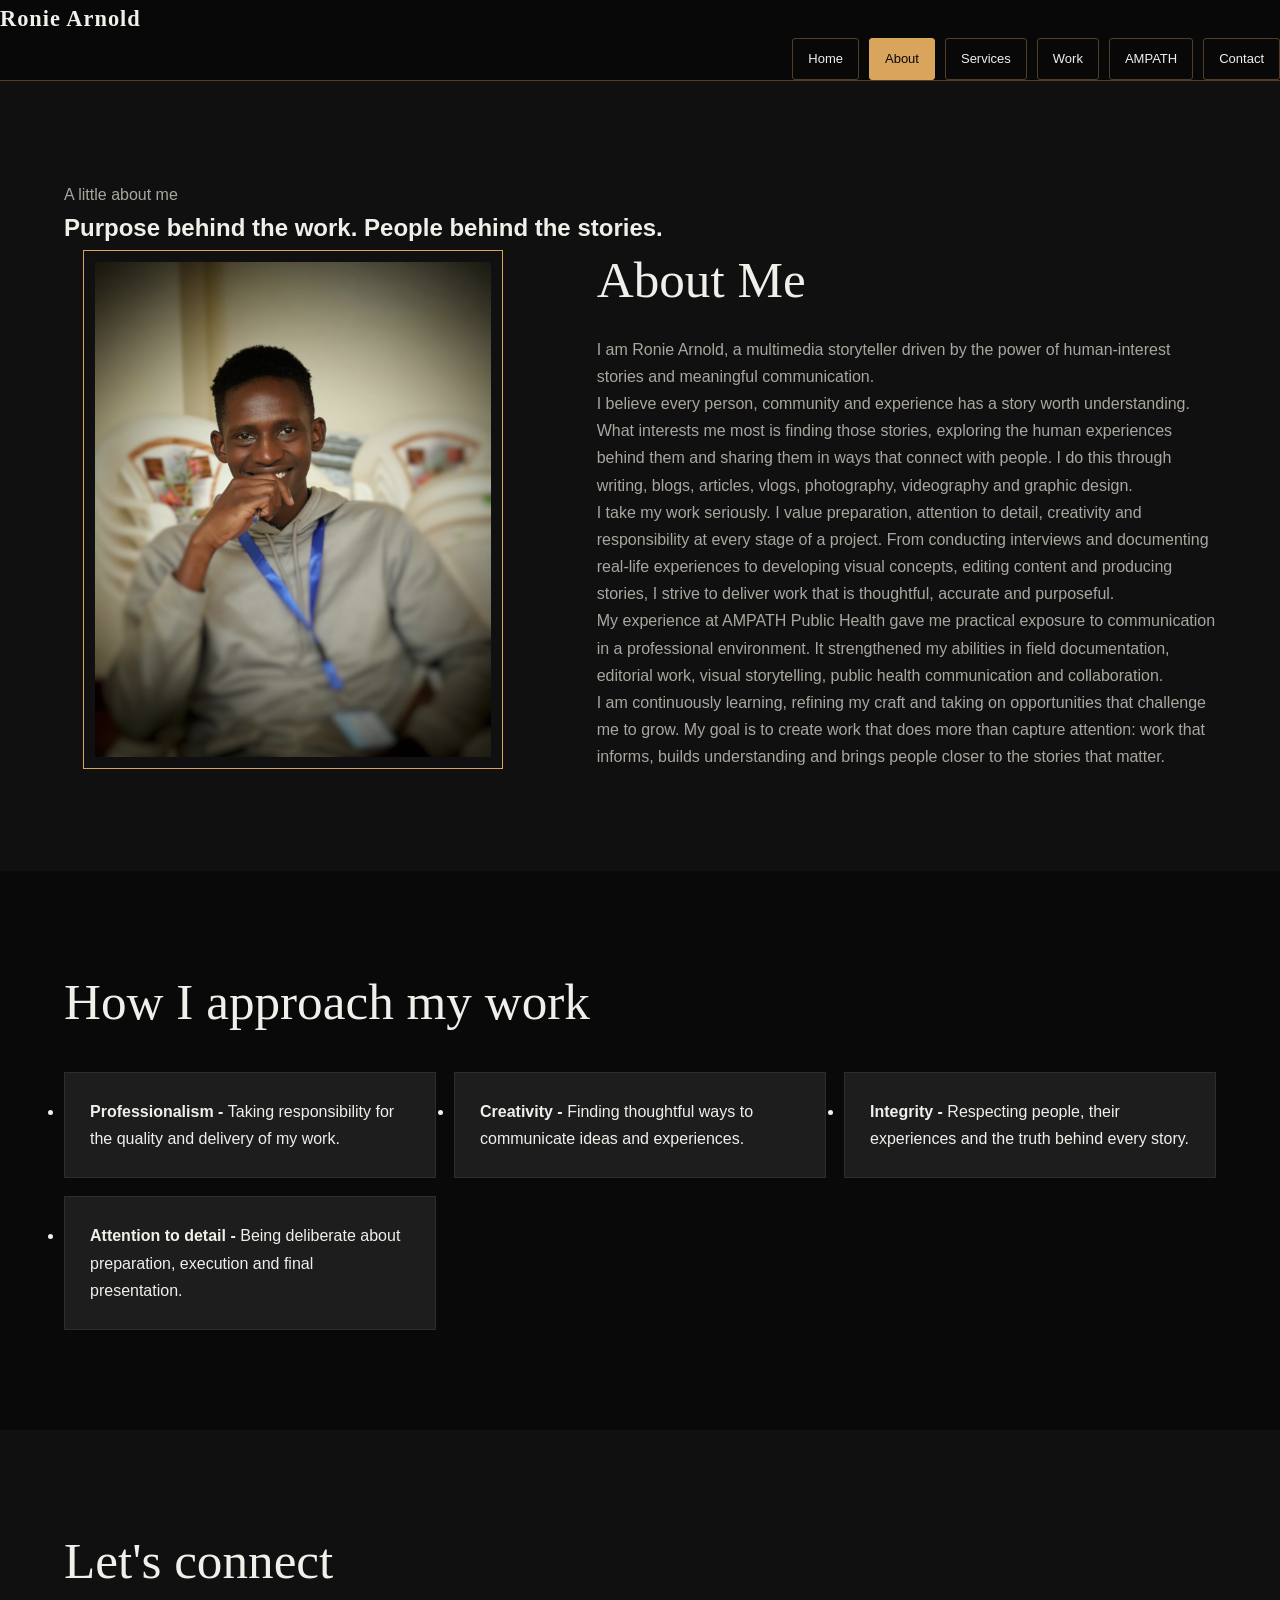
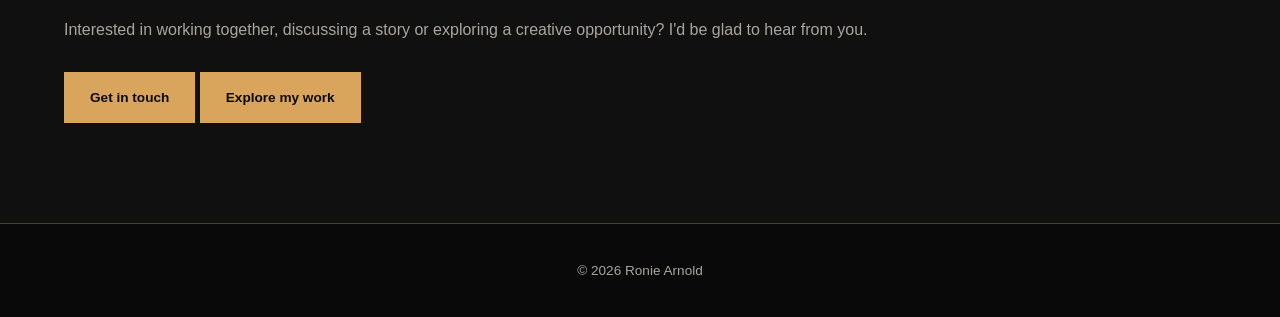
<file: about.html>
<!doctype html>
<html lang="en">
<head>
<meta charset="utf-8">
<meta name="viewport" content="width=device-width,initial-scale=1">

<title>About Me | Ronie Arnold</title>

<meta name="description" content="Get to know Ronie Arnold, a multimedia storyteller working across writing, photography, videography, graphic design and digital communication.">

<meta name="theme-color" content="#101010">

<link rel="stylesheet" href="https://fonts.googleapis.com/css2?family=Instrument+Serif:ital@0;1&family=Manrope:wght@400;500;700&display=swap">

<link rel="stylesheet" href="css/style.css">

<script src="js/config.js" defer></script>
<script src="js/public.js" defer></script>
</head>

<body>

<a class="skip" href="#main">Skip to content</a>

<header class="site-header">
  <a class="brand" href="index.html">Ronie Arnold</a>

  <button class="nav-toggle" type="button" aria-expanded="false" aria-controls="site-nav">
    Menu
  </button>

<nav id="site-nav" aria-label="Main">
  <a href="index.html">Home</a>
  <a href="about.html" aria-current="page">About</a>
  <a href="services.html">Services</a>
  <a href="portfolio.html">Work</a>
  <a href="experience.html">AMPATH</a>
  <a href="index.html#contact">Contact</a>
</nav>
</header>

<main id="main">

  <section class="section" id="about">

    <div class="wrap">

      <p class="hero-name">A little about me</p>

      <h1>Purpose behind the work. People behind the stories.</h1>

      <div class="about">

        <figure class="portrait">
          <img
            src="assets/arnold-profile-crop.jpg.jpg"
            alt="Portrait of Ronie Arnold"
            loading="lazy"
          >
        </figure>

        <div class="about-text">

          <h2>About Me</h2>

          <p>
            I am Ronie Arnold, a multimedia storyteller driven by the
            power of human-interest stories and meaningful communication.
          </p>

          <p>
            I believe every person, community and experience has a story
            worth understanding. What interests me most is finding those
            stories, exploring the human experiences behind them and
            sharing them in ways that connect with people. I do this
            through writing, blogs, articles, vlogs, photography,
            videography and graphic design.
          </p>

          <p>
            I take my work seriously. I value preparation, attention to
            detail, creativity and responsibility at every stage of a
            project. From conducting interviews and documenting real-life
            experiences to developing visual concepts, editing content
            and producing stories, I strive to deliver work that is
            thoughtful, accurate and purposeful.
          </p>

          <p>
            My experience at AMPATH Public Health gave me practical
            exposure to communication in a professional environment.
            It strengthened my abilities in field documentation,
            editorial work, visual storytelling, public health
            communication and collaboration.
          </p>

          <p>
            I am continuously learning, refining my craft and taking on
            opportunities that challenge me to grow. My goal is to create
            work that does more than capture attention: work that informs,
            builds understanding and brings people closer to the stories
            that matter.
          </p>

        </div>

      </div>

    </div>

  </section>

  <section class="section tint">

    <div class="wrap">

      <h2>How I approach my work</h2>

      <ul class="service-list">
        <li>
          <strong>Professionalism - </strong>
          <span>Taking responsibility for the quality and delivery of my work.</span>
        </li>

        <li>
          <strong>Creativity - </strong>
          <span>Finding thoughtful ways to communicate ideas and experiences.</span>
        </li>

        <li>
          <strong>Integrity - </strong>
          <span>Respecting people, their experiences and the truth behind every story.</span>
        </li>

        <li>
          <strong>Attention to detail - </strong>
          <span>Being deliberate about preparation, execution and final presentation.</span>
        </li>
      </ul>

    </div>

  </section>

  <section class="section">

    <div class="wrap narrow">
      <h2>Let's connect</h2>

      <p>
        Interested in working together, discussing a story or exploring
        a creative opportunity? I'd be glad to hear from you.
      </p>

      <div class="actions">
        <a class="btn" href="index.html#contact">Get in touch</a>
        <a class="btn btn-ghost" href="index.html#work">Explore my work</a>
      </div>
    </div>

  </section>

</main>

<footer class="site-footer">
  <p>© <span id="year">2026</span> Ronie Arnold</p>
  <ul id="social-links" class="social"></ul>
</footer>

</body>
</html>
</file>
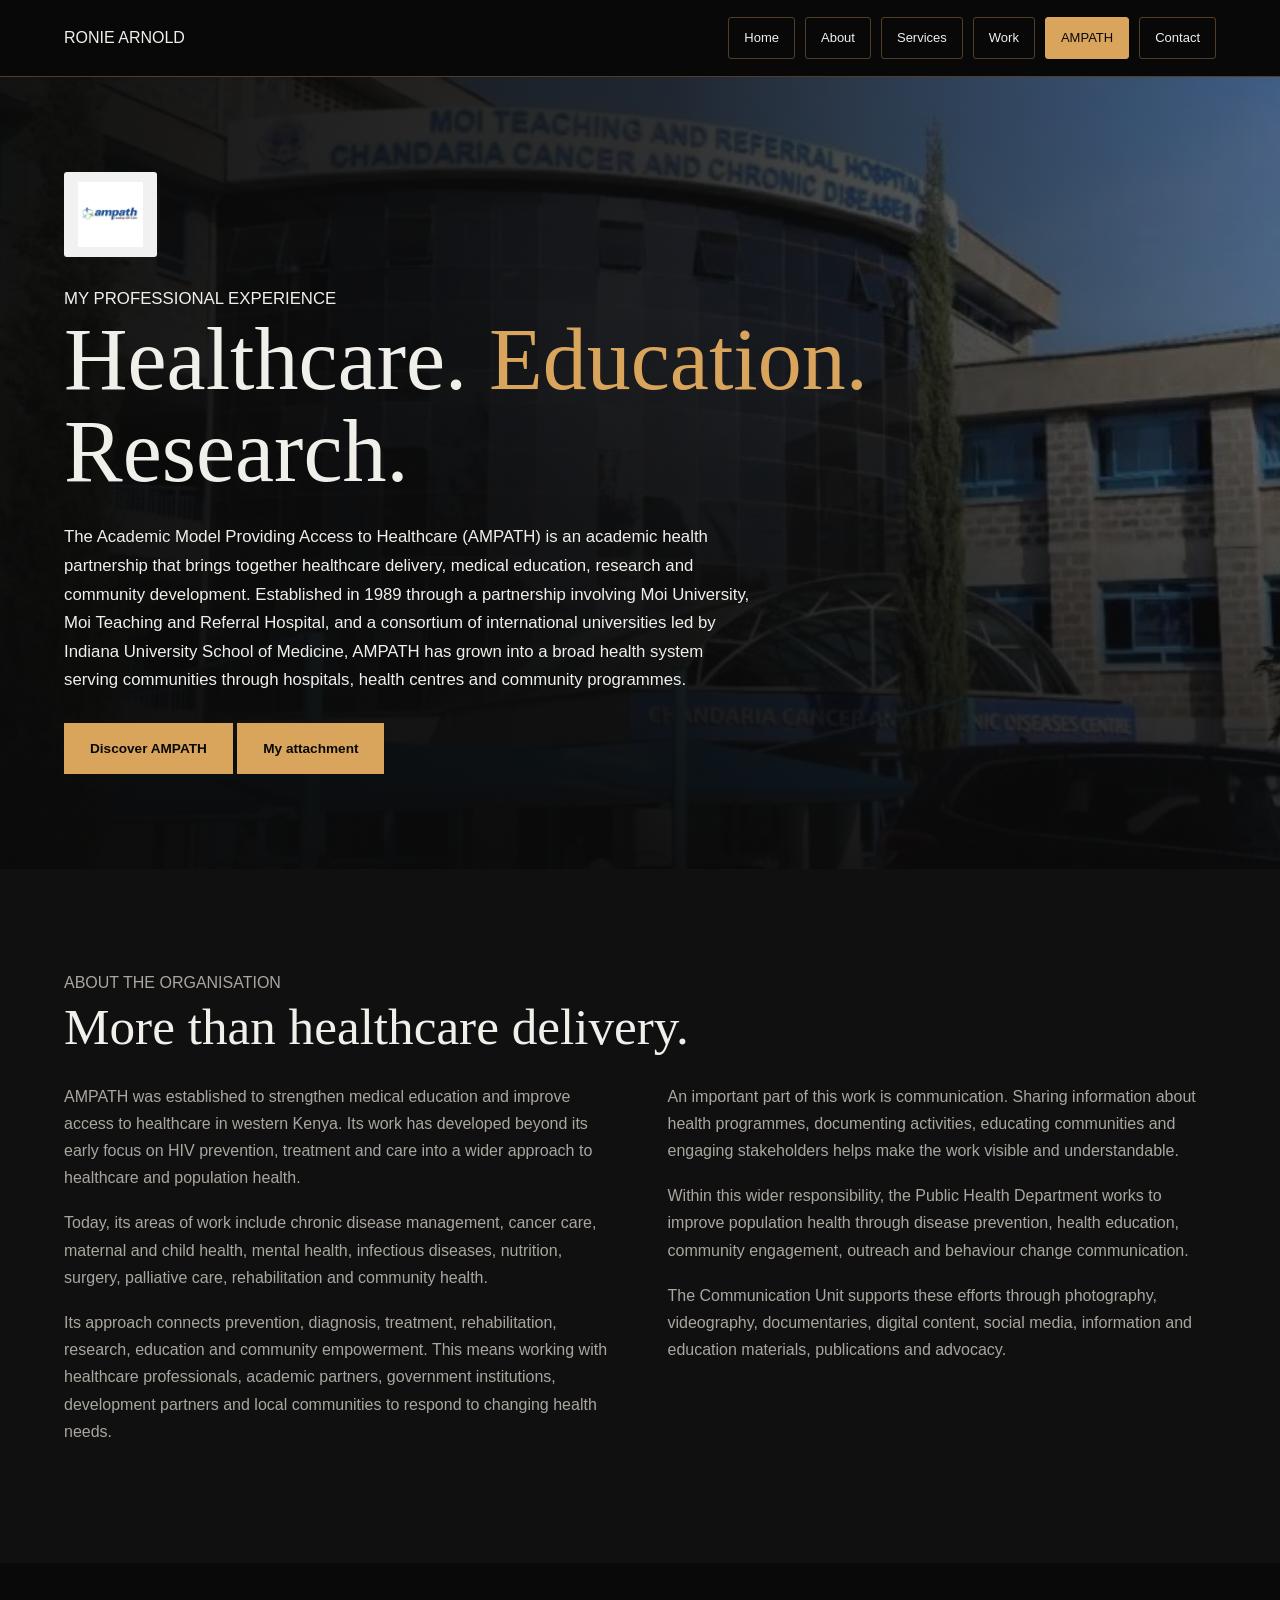
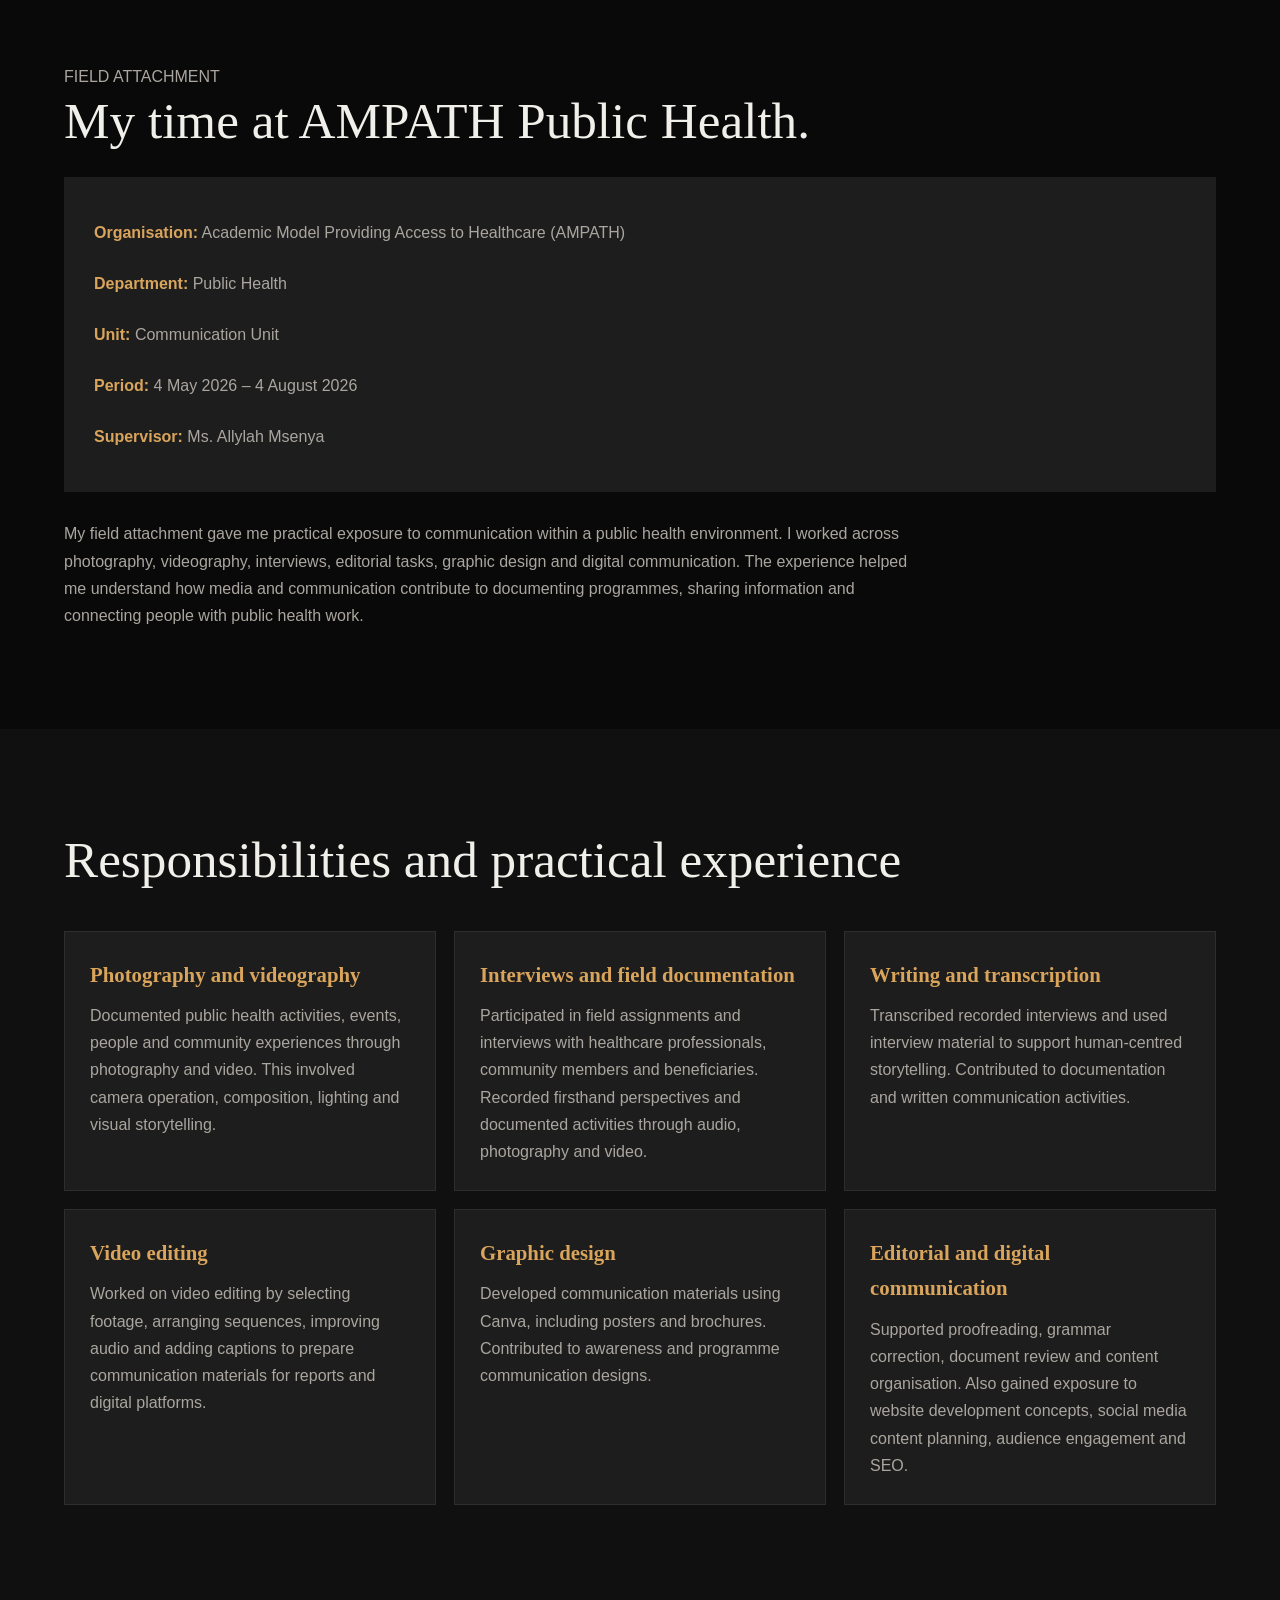
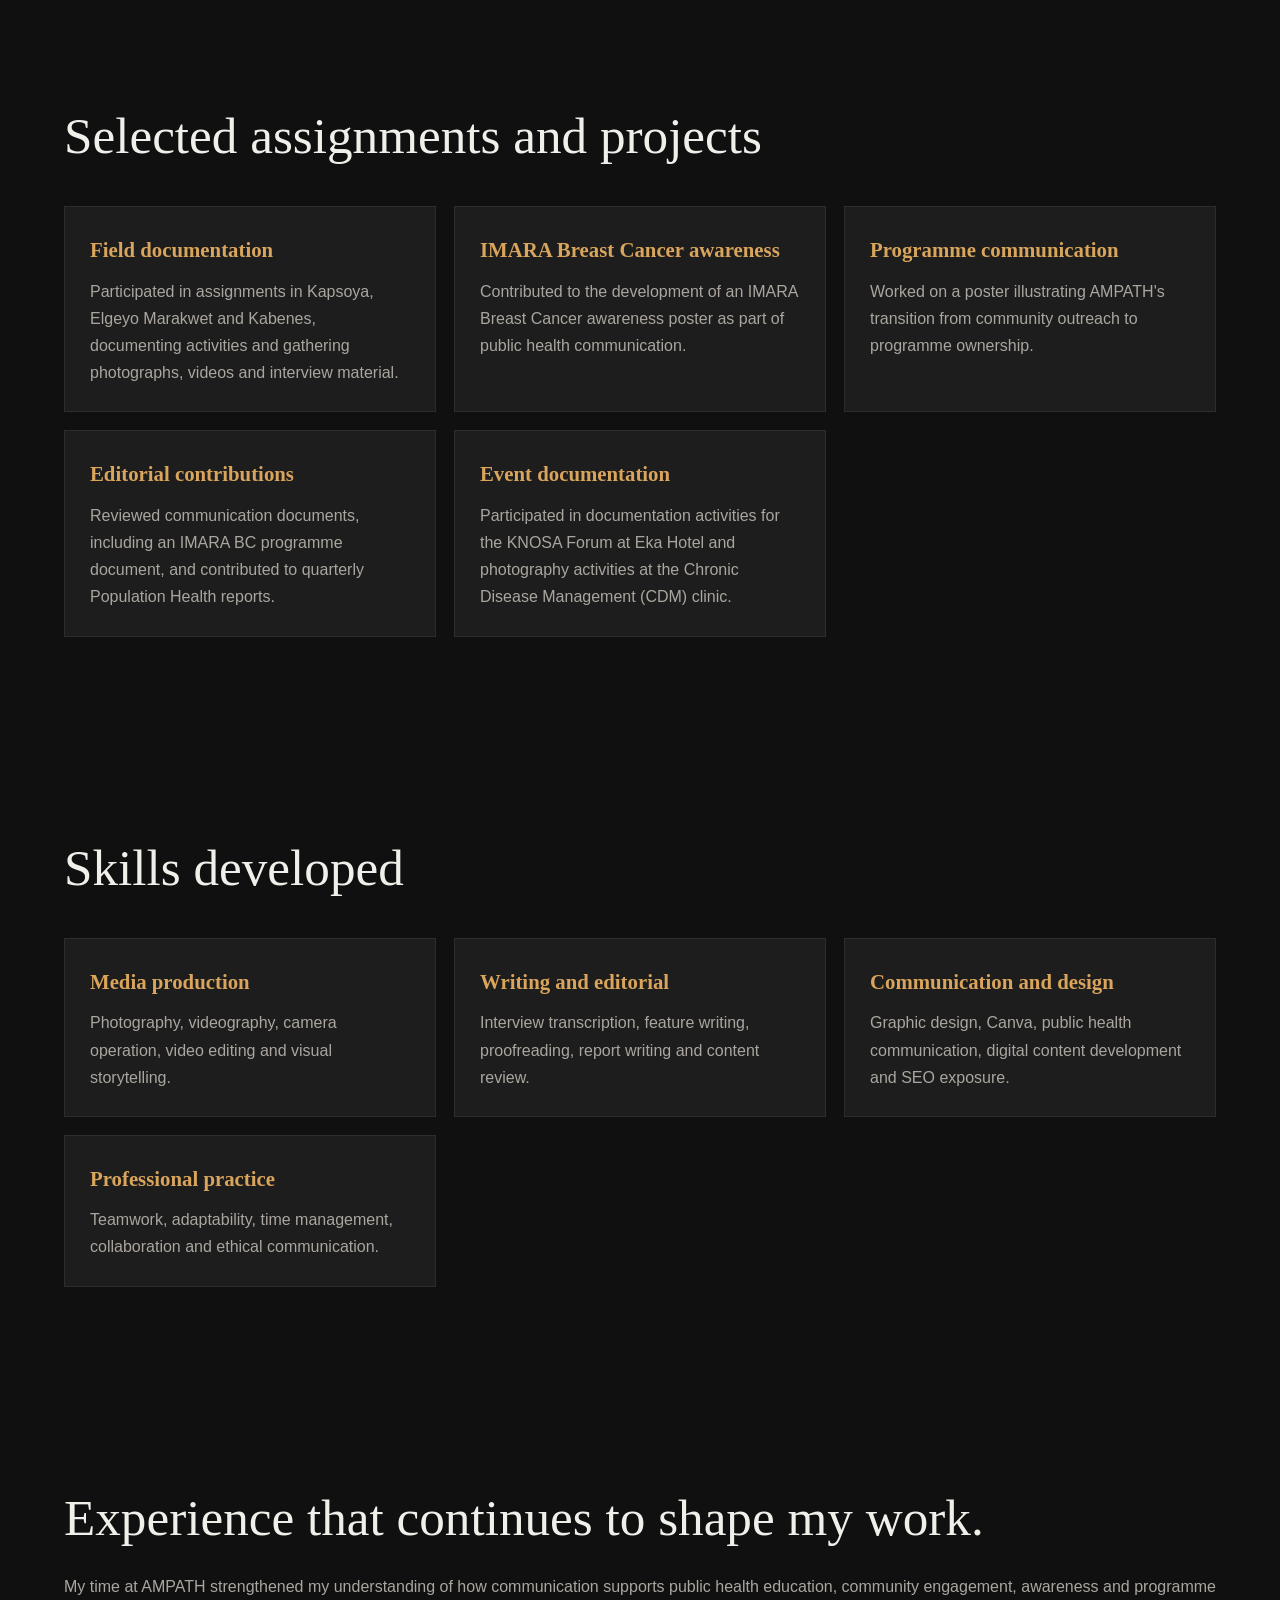
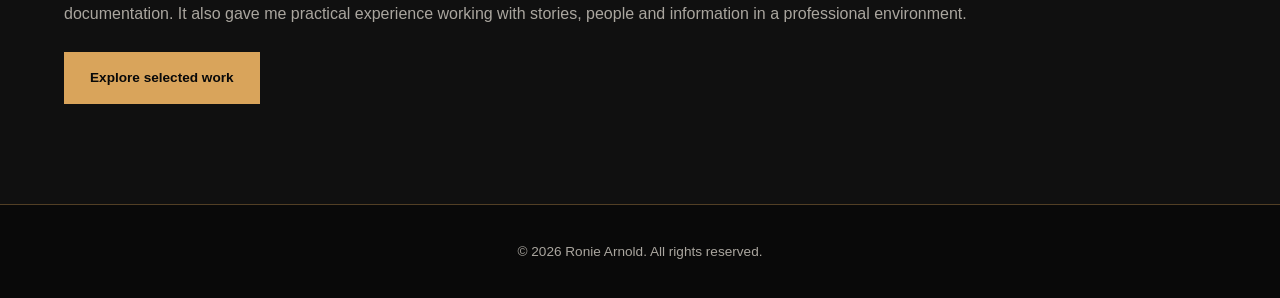
<file: experience.html>
<!DOCTYPE html>
<html lang="en">
<head>
  <meta charset="UTF-8">
  <meta name="viewport" content="width=device-width, initial-scale=1.0">

  <title>AMPATH Experience | Ronie Arnold</title>

  <meta name="description" content="Explore Ronie Arnold's field attachment experience at AMPATH Public Health and learn about the organisation's work in healthcare, education, research and community development.">

  <link rel="stylesheet" href="css/style.css">

  <style>
    .ampath-hero {
      min-height: min(820px, 88vh);
    }

    .ampath-hero .hero-img {
      object-position: center 45%;
      opacity: 0.72;
    }

    .ampath-hero .hero-shade {
      background:
        linear-gradient(
          90deg,
          rgba(10, 10, 10, 0.94) 0%,
          rgba(10, 10, 10, 0.78) 52%,
          rgba(10, 10, 10, 0.30) 100%
        ),
        linear-gradient(
          0deg,
          rgba(10, 10, 10, 0.78),
          transparent 70%
        );
    }

    .ampath-logo {
      display: block;
      width: auto;
      max-width: 190px;
      max-height: 85px;
      object-fit: contain;
      padding: 10px 14px;
      margin-bottom: 28px;
      background: rgba(255, 255, 255, 0.94);
      border-radius: 3px;
    }

    .ampath-hero h1 {
      max-width: 900px;
      font-size: clamp(46px, 7vw, 88px);
    }

    .ampath-hero .lead {
      max-width: 690px;
    }

    .ampath-overview {
      display: grid;
      grid-template-columns: 1fr 1fr;
      gap: 55px;
      align-items: start;
    }

    .ampath-overview p {
      color: var(--muted);
      margin-bottom: 18px;
    }

    .ampath-facts {
      padding: 30px;
      background: var(--charcoal);
      border: 1px solid var(--line);
    }

    .ampath-facts p {
      padding: 12px 0;
      margin: 0;
      border-bottom: 1px solid var(--line);
    }

    .ampath-facts p:last-child {
      border-bottom: none;
    }

    .ampath-facts strong {
      color: var(--amber);
    }

    @media (max-width: 700px) {
      .ampath-hero {
        min-height: 760px;
        padding-top: 80px;
        padding-bottom: 80px;
      }

      .ampath-overview {
        grid-template-columns: 1fr;
        gap: 30px;
      }

      .ampath-logo {
        max-width: 155px;
        max-height: 72px;
      }
    }
  </style>
</head>

<body>

  <header class="site-header">
    <div class="wrap">
      <a class="logo" href="index.html">RONIE ARNOLD</a>

      <button class="nav-toggle"
              type="button"
              aria-label="Toggle navigation"
              aria-expanded="false"
              aria-controls="site-nav">
        <span></span>
        <span></span>
        <span></span>
      </button>

      <nav id="site-nav" aria-label="Main">
        <a href="index.html">Home</a>
        <a href="about.html">About</a>
        <a href="services.html">Services</a>
        <a href="portfolio.html">Work</a>
        <a href="experience.html" aria-current="page">AMPATH</a>
        <a href="index.html#contact">Contact</a>
      </nav>
    </div>
  </header>

  <main>

    <!-- AMPATH HERO -->
    <section class="hero ampath-hero">

      <img
        class="hero-img"
        src="assets/chandaria.building.jpeg"
        alt="Chandaria building at AMPATH"
      >

      <div class="hero-shade"></div>

      <div class="hero-copy">

        <img
          class="ampath-logo"
          src="assets/ampath.logo.jpeg"
          alt="AMPATH logo"
        >

        <p class="hero-name">MY PROFESSIONAL EXPERIENCE</p>

        <h1>
          Healthcare.
          <span>Education.</span>
          Research.
        </h1>

        <p class="lead">
          The Academic Model Providing Access to Healthcare (AMPATH)
          is an academic health partnership that brings together
          healthcare delivery, medical education, research and
          community development. Established in 1989 through a
          partnership involving Moi University, Moi Teaching and
          Referral Hospital, and a consortium of international
          universities led by Indiana University School of Medicine,
          AMPATH has grown into a broad health system serving
          communities through hospitals, health centres and
          community programmes.
        </p>

        <div class="actions">
          <a href="#overview" class="btn">Discover AMPATH</a>
          <a href="#attachment" class="btn btn-ghost">My attachment</a>
        </div>

      </div>
    </section>

    <!-- ABOUT AMPATH -->
    <section class="section" id="overview">
      <div class="wrap">

        <p class="eyebrow">ABOUT THE ORGANISATION</p>

        <h2>More than healthcare delivery.</h2>

        <div class="ampath-overview">

          <div>
            <p>
              AMPATH was established to strengthen medical education
              and improve access to healthcare in western Kenya.
              Its work has developed beyond its early focus on
              HIV prevention, treatment and care into a wider
              approach to healthcare and population health.
            </p>

            <p>
              Today, its areas of work include chronic disease
              management, cancer care, maternal and child health,
              mental health, infectious diseases, nutrition,
              surgery, palliative care, rehabilitation and
              community health.
            </p>

            <p>
              Its approach connects prevention, diagnosis,
              treatment, rehabilitation, research, education
              and community empowerment. This means working
              with healthcare professionals, academic partners,
              government institutions, development partners
              and local communities to respond to changing
              health needs.
            </p>
          </div>

          <div>
            <p>
              An important part of this work is communication.
              Sharing information about health programmes,
              documenting activities, educating communities
              and engaging stakeholders helps make the work
              visible and understandable.
            </p>

            <p>
              Within this wider responsibility, the Public Health
              Department works to improve population health
              through disease prevention, health education,
              community engagement, outreach and behaviour
              change communication.
            </p>

            <p>
              The Communication Unit supports these efforts
              through photography, videography, documentaries,
              digital content, social media, information and
              education materials, publications and advocacy.
            </p>
          </div>

        </div>

      </div>
    </section>

    <!-- ATTACHMENT DETAILS -->
    <section class="section tint" id="attachment">
      <div class="wrap">

        <p class="eyebrow">FIELD ATTACHMENT</p>

        <h2>My time at AMPATH Public Health.</h2>

        <div class="ampath-facts">
          <p><strong>Organisation:</strong> Academic Model Providing Access to Healthcare (AMPATH)</p>
          <p><strong>Department:</strong> Public Health</p>
          <p><strong>Unit:</strong> Communication Unit</p>
          <p><strong>Period:</strong> 4 May 2026 – 4 August 2026</p>
          <p><strong>Supervisor:</strong> Ms. Allylah Msenya</p>
        </div>

        <p style="color: var(--muted); margin-top: 28px; max-width: 850px;">
          My field attachment gave me practical exposure to
          communication within a public health environment.
          I worked across photography, videography, interviews,
          editorial tasks, graphic design and digital communication.
          The experience helped me understand how media and
          communication contribute to documenting programmes,
          sharing information and connecting people with
          public health work.
        </p>

      </div>
    </section>

    <!-- RESPONSIBILITIES -->
    <section class="section">
      <div class="wrap">

        <h2>Responsibilities and practical experience</h2>

        <div class="service-list">

          <article class="card">
            <h3>Photography and videography</h3>
            <p>
              Documented public health activities, events, people
              and community experiences through photography and
              video. This involved camera operation, composition,
              lighting and visual storytelling.
            </p>
          </article>

          <article class="card">
            <h3>Interviews and field documentation</h3>
            <p>
              Participated in field assignments and interviews
              with healthcare professionals, community members
              and beneficiaries. Recorded firsthand perspectives
              and documented activities through audio,
              photography and video.
            </p>
          </article>

          <article class="card">
            <h3>Writing and transcription</h3>
            <p>
              Transcribed recorded interviews and used interview
              material to support human-centred storytelling.
              Contributed to documentation and written
              communication activities.
            </p>
          </article>

          <article class="card">
            <h3>Video editing</h3>
            <p>
              Worked on video editing by selecting footage,
              arranging sequences, improving audio and adding
              captions to prepare communication materials
              for reports and digital platforms.
            </p>
          </article>

          <article class="card">
            <h3>Graphic design</h3>
            <p>
              Developed communication materials using Canva,
              including posters and brochures. Contributed
              to awareness and programme communication designs.
            </p>
          </article>

          <article class="card">
            <h3>Editorial and digital communication</h3>
            <p>
              Supported proofreading, grammar correction,
              document review and content organisation.
              Also gained exposure to website development
              concepts, social media content planning,
              audience engagement and SEO.
            </p>
          </article>

        </div>

      </div>
    </section>

    <!-- SELECTED ASSIGNMENTS -->
    <section class="section">
      <div class="wrap">

        <h2>Selected assignments and projects</h2>

        <div class="service-list">

          <article class="card">
            <h3>Field documentation</h3>
            <p>
              Participated in assignments in Kapsoya,
              Elgeyo Marakwet and Kabenes, documenting
              activities and gathering photographs,
              videos and interview material.
            </p>
          </article>

          <article class="card">
            <h3>IMARA Breast Cancer awareness</h3>
            <p>
              Contributed to the development of an
              IMARA Breast Cancer awareness poster
              as part of public health communication.
            </p>
          </article>

          <article class="card">
            <h3>Programme communication</h3>
            <p>
              Worked on a poster illustrating AMPATH's
              transition from community outreach
              to programme ownership.
            </p>
          </article>

          <article class="card">
            <h3>Editorial contributions</h3>
            <p>
              Reviewed communication documents,
              including an IMARA BC programme document,
              and contributed to quarterly
              Population Health reports.
            </p>
          </article>

          <article class="card">
            <h3>Event documentation</h3>
            <p>
              Participated in documentation activities
              for the KNOSA Forum at Eka Hotel and
              photography activities at the Chronic
              Disease Management (CDM) clinic.
            </p>
          </article>

        </div>

      </div>
    </section>

    <!-- SKILLS -->
    <section class="section">
      <div class="wrap">

        <h2>Skills developed</h2>

        <div class="service-list">

          <article class="card">
            <h3>Media production</h3>
            <p>
              Photography, videography, camera operation,
              video editing and visual storytelling.
            </p>
          </article>

          <article class="card">
            <h3>Writing and editorial</h3>
            <p>
              Interview transcription, feature writing,
              proofreading, report writing and content review.
            </p>
          </article>

          <article class="card">
            <h3>Communication and design</h3>
            <p>
              Graphic design, Canva, public health communication,
              digital content development and SEO exposure.
            </p>
          </article>

          <article class="card">
            <h3>Professional practice</h3>
            <p>
              Teamwork, adaptability, time management,
              collaboration and ethical communication.
            </p>
          </article>

        </div>

      </div>
    </section>

    <!-- CLOSING -->
    <section class="section">
      <div class="wrap narrow">

        <h2>Experience that continues to shape my work.</h2>

        <p>
          My time at AMPATH strengthened my understanding of how
          communication supports public health education,
          community engagement, awareness and programme
          documentation. It also gave me practical experience
          working with stories, people and information in a
          professional environment.
        </p>

        <a href="portfolio.html" class="btn" style="margin-top: 25px;">
          Explore selected work
        </a>

      </div>
    </section>

  </main>

  <footer class="site-footer">
    <div class="wrap">
      <p>&copy; <span id="year"></span> Ronie Arnold. All rights reserved.</p>
    </div>
  </footer>

  <script src="js/config.js"></script>
<script src="js/public.js"></script>

<script>
  document.addEventListener("DOMContentLoaded", function () {
    const menuButton = document.querySelector(".nav-toggle");
    const navigation = document.getElementById("site-nav");

    if (menuButton && navigation) {
      menuButton.addEventListener("click", function () {
        const isOpen = navigation.classList.toggle("is-open");
        menuButton.setAttribute("aria-expanded", String(isOpen));
      });

      navigation.querySelectorAll("a").forEach(function (link) {
        link.addEventListener("click", function () {
          navigation.classList.remove("is-open");
          menuButton.setAttribute("aria-expanded", "false");
        });
      });
    }
  });
</script>

</body>
</html>
</file>
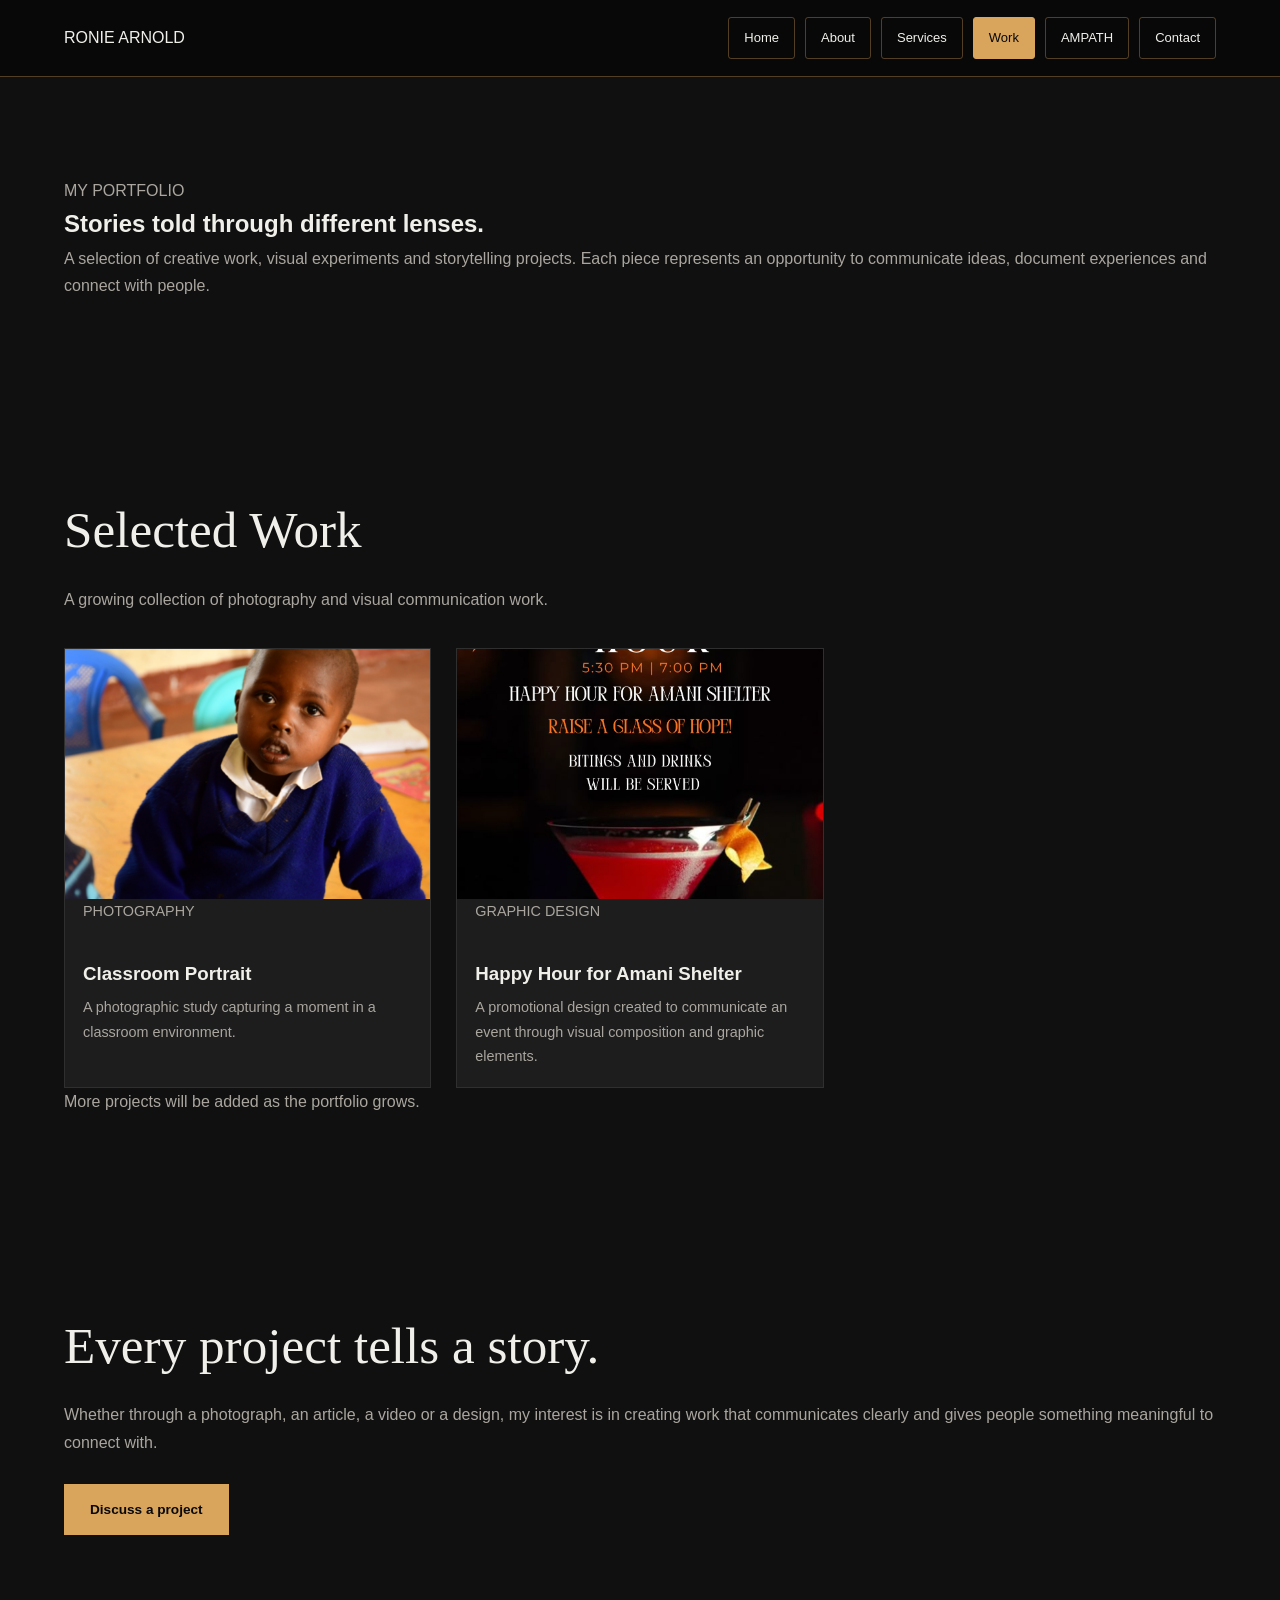
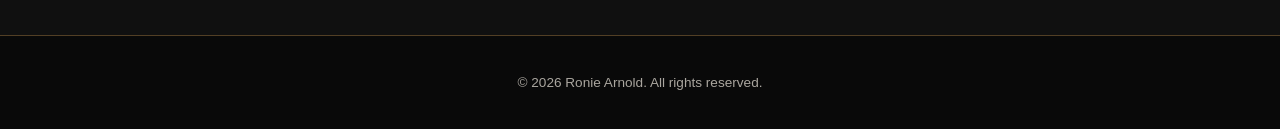
<file: portfolio.html>
<!DOCTYPE html>
<html lang="en">
<head>
  <meta charset="UTF-8">
  <meta name="viewport" content="width=device-width, initial-scale=1.0">

  <title>Selected Work | Ronie Arnold</title>

  <meta name="description" content="Explore selected photography, graphic design and multimedia storytelling projects by Ronie Arnold.">

  <link rel="stylesheet" href="css/style.css">
</head>

<body>

  <header class="site-header">
    <div class="wrap">
      <a class="logo" href="index.html">RONIE ARNOLD</a>

      <button class="nav-toggle"
              type="button"
              aria-label="Toggle navigation"
              aria-expanded="false"
              aria-controls="site-nav">
        <span></span>
        <span></span>
        <span></span>
      </button>

<nav id="site-nav" aria-label="Main">
  <a href="index.html">Home</a>
  <a href="about.html">About</a>
  <a href="services.html">Services</a>
  <a href="portfolio.html" aria-current="page">Work</a>
  <a href="experience.html">AMPATH</a>
  <a href="index.html#contact">Contact</a>
</nav>
    </div>
  </header>

  <main>

    <section class="section">
      <div class="wrap">

        <p class="eyebrow">MY PORTFOLIO</p>

        <h1>Stories told through different lenses.</h1>

        <p class="lead">
          A selection of creative work, visual experiments and storytelling
          projects. Each piece represents an opportunity to communicate
          ideas, document experiences and connect with people.
        </p>

      </div>
    </section>

    <section class="section">
      <div class="wrap">

        <h2>Selected Work</h2>

        <p>
          A growing collection of photography and visual communication work.
        </p>

        <div class="grid" id="projects-grid">

          <article class="card">
            <img
              src="assets/elvis.png"
              alt="Portrait photograph"
              loading="lazy">

            <div class="card-content">
              <p class="eyebrow">PHOTOGRAPHY</p>
              <h3>Classroom Portrait</h3>
              <p>
                A photographic study capturing a moment in a classroom
                environment.
              </p>
            </div>
          </article>

          <article class="card">
            <img
              src="assets/amani shelter happy hour.jpg.jpeg"
              alt="Happy Hour promotional poster for Amani Shelter"
              loading="lazy">

            <div class="card-content">
              <p class="eyebrow">GRAPHIC DESIGN</p>
              <h3>Happy Hour for Amani Shelter</h3>
              <p>
                A promotional design created to communicate an event
                through visual composition and graphic elements.
              </p>
            </div>
          </article>

        </div>

        <p class="portfolio-note">
          More projects will be added as the portfolio grows.
        </p>

      </div>
    </section>

    <section class="section">
      <div class="wrap narrow">

        <h2>Every project tells a story.</h2>

        <p>
          Whether through a photograph, an article, a video or a design,
          my interest is in creating work that communicates clearly and
          gives people something meaningful to connect with.
        </p>

        <a href="index.html#contact" class="button">
          Discuss a project
        </a>

      </div>
    </section>

  </main>

  <footer class="site-footer">
    <div class="wrap">
      <p>&copy; <span id="year"></span> Ronie Arnold. All rights reserved.</p>
    </div>
  </footer>

  <script src="js/config.js"></script>
  <script src="js/public.js"></script>

</body>
</html>
</file>
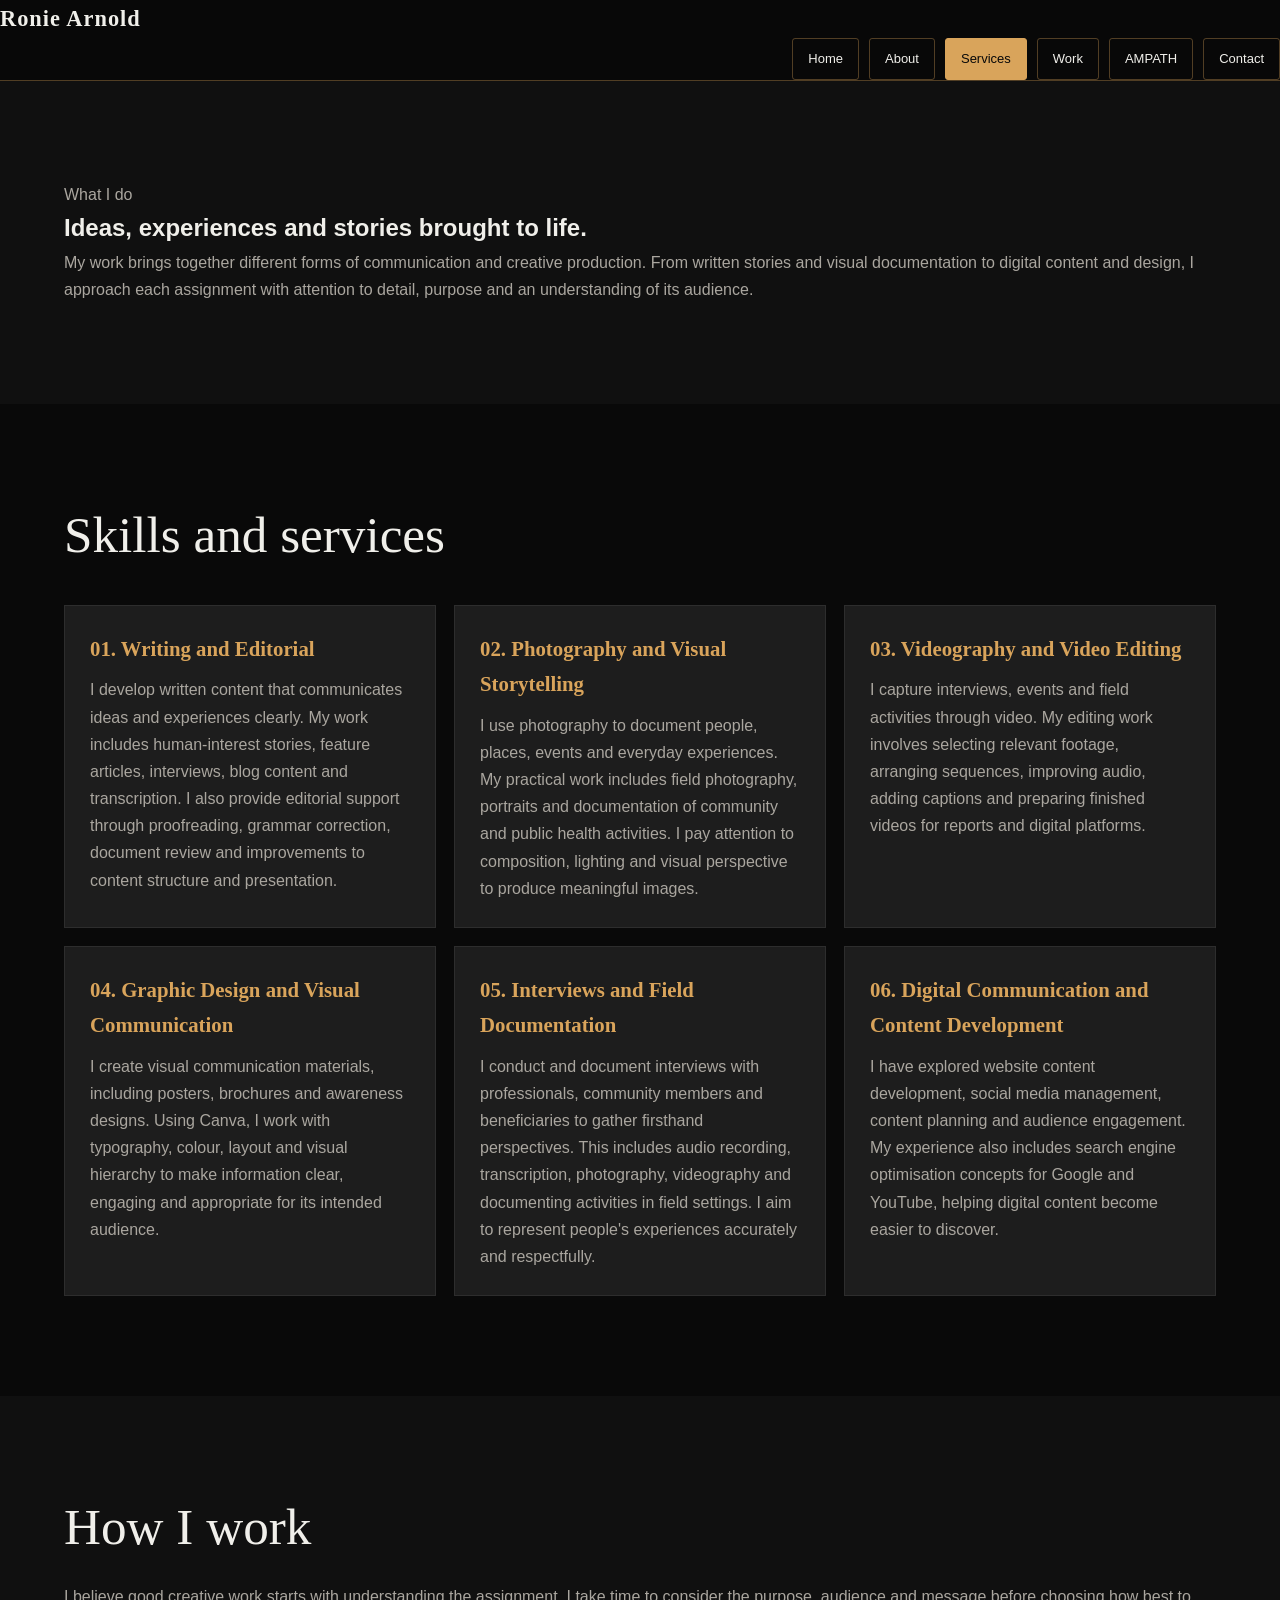
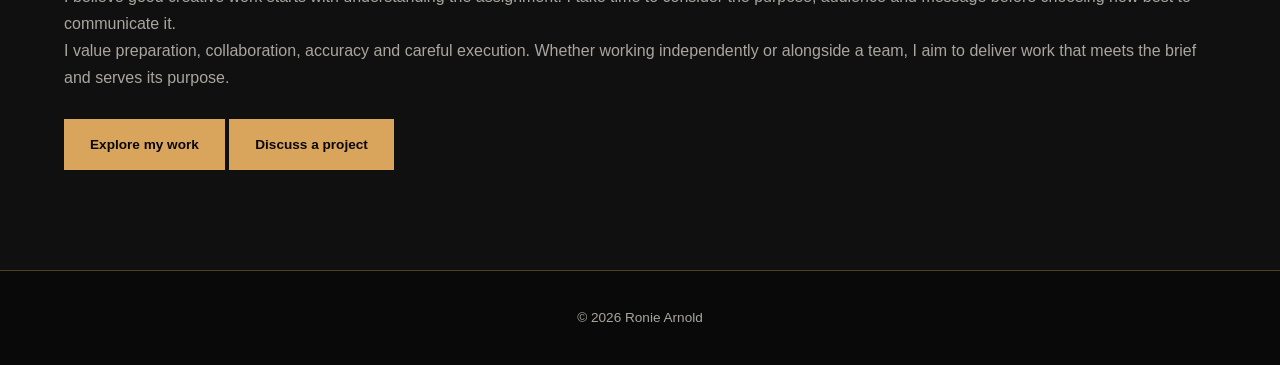
<file: services.html>
<!doctype html>
<html lang="en">
<head>
<meta charset="utf-8">
<meta name="viewport" content="width=device-width,initial-scale=1">

<title>Skills & Services | Ronie Arnold</title>

<meta name="description" content="Explore Ronie Arnold's work in writing, editorial, photography, videography, graphic design, field documentation and digital communication.">

<meta name="theme-color" content="#101010">

<link rel="stylesheet" href="https://fonts.googleapis.com/css2?family=Instrument+Serif:ital@0;1&family=Manrope:wght@400;500;700&display=swap">

<link rel="stylesheet" href="css/style.css">

<script src="js/config.js" defer></script>
<script src="js/public.js" defer></script>
</head>

<body>

<a class="skip" href="#main">Skip to content</a>

<header class="site-header">
  <a class="brand" href="index.html">Ronie Arnold</a>

  <button class="nav-toggle" type="button" aria-expanded="false" aria-controls="site-nav">
    Menu
  </button>

<nav id="site-nav" aria-label="Main">
  <a href="index.html">Home</a>
  <a href="about.html">About</a>
  <a href="services.html" aria-current="page">Services</a>
  <a href="portfolio.html">Work</a>
  <a href="experience.html">AMPATH</a>
  <a href="index.html#contact">Contact</a>
</nav>
</header>

<main id="main">

  <!-- PAGE INTRODUCTION -->
  <section class="section">
    <div class="wrap narrow">

      <p class="hero-name">What I do</p>

      <h1>Ideas, experiences and stories brought to life.</h1>

      <p class="lead">
        My work brings together different forms of communication and
        creative production. From written stories and visual documentation
        to digital content and design, I approach each assignment with
        attention to detail, purpose and an understanding of its audience.
      </p>

    </div>
  </section>

  <!-- SERVICES -->
  <section class="section tint">
    <div class="wrap">

      <h2>Skills and services</h2>

      <div class="service-list">

        <article>
          <h3>01. Writing and Editorial</h3>
          <p>
            I develop written content that communicates ideas and
            experiences clearly. My work includes human-interest stories,
            feature articles, interviews, blog content and transcription.
            I also provide editorial support through proofreading,
            grammar correction, document review and improvements to
            content structure and presentation.
          </p>
        </article>

        <article>
          <h3>02. Photography and Visual Storytelling</h3>
          <p>
            I use photography to document people, places, events and
            everyday experiences. My practical work includes field
            photography, portraits and documentation of community and
            public health activities. I pay attention to composition,
            lighting and visual perspective to produce meaningful images.
          </p>
        </article>

        <article>
          <h3>03. Videography and Video Editing</h3>
          <p>
            I capture interviews, events and field activities through
            video. My editing work involves selecting relevant footage,
            arranging sequences, improving audio, adding captions and
            preparing finished videos for reports and digital platforms.
          </p>
        </article>

        <article>
          <h3>04. Graphic Design and Visual Communication</h3>
          <p>
            I create visual communication materials, including posters,
            brochures and awareness designs. Using Canva, I work with
            typography, colour, layout and visual hierarchy to make
            information clear, engaging and appropriate for its intended
            audience.
          </p>
        </article>

        <article>
          <h3>05. Interviews and Field Documentation</h3>
          <p>
            I conduct and document interviews with professionals,
            community members and beneficiaries to gather firsthand
            perspectives. This includes audio recording, transcription,
            photography, videography and documenting activities in
            field settings. I aim to represent people's experiences
            accurately and respectfully.
          </p>
        </article>

        <article>
          <h3>06. Digital Communication and Content Development</h3>
          <p>
            I have explored website content development, social media
            management, content planning and audience engagement.
            My experience also includes search engine optimisation
            concepts for Google and YouTube, helping digital content
            become easier to discover.
          </p>
        </article>

      </div>

    </div>
  </section>

  <!-- WORKING APPROACH -->
  <section class="section">
    <div class="wrap narrow">

      <h2>How I work</h2>

      <p>
        I believe good creative work starts with understanding the
        assignment. I take time to consider the purpose, audience and
        message before choosing how best to communicate it.
      </p>

      <p>
        I value preparation, collaboration, accuracy and careful
        execution. Whether working independently or alongside a team,
        I aim to deliver work that meets the brief and serves its purpose.
      </p>

      <div class="actions">
        <a class="btn" href="index.html#work">Explore my work</a>
        <a class="btn btn-ghost" href="index.html#contact">Discuss a project</a>
      </div>

    </div>
  </section>

</main>

<footer class="site-footer">
  <p>© <span id="year">2026</span> Ronie Arnold</p>
  <ul id="social-links" class="social"></ul>
</footer>

</body>
</html>
</file>
<file: css/style.css>
/* =========================================
   RONIE ARNOLD — PERSONAL PORTFOLIO
   Dark cinematic editorial theme
========================================= */

:root {
  --black: #101010;
  --deep-black: #090909;
  --charcoal: #1d1d1d;
  --charcoal-light: #292929;
  --amber: #d9a45b;
  --ivory: #f0efea;
  --muted: #aaa69f;
  --border: rgba(217, 164, 91, 0.35);
  --content-width: 1160px;
}

* {
  box-sizing: border-box;
  margin: 0;
  padding: 0;
}

html {
  scroll-behavior: smooth;
  scroll-padding-top: 90px;
}

body {
  background: var(--black);
  color: var(--ivory);
  font-family: Arial, Helvetica, sans-serif;
  line-height: 1.7;
  overflow-x: hidden;
}

img {
  display: block;
  max-width: 100%;
}

a {
  color: inherit;
  text-decoration: none;
}

button {
  font: inherit;
}

.wrap {
  width: min(90%, var(--content-width));
  margin-inline: auto;
}

/* ACCESSIBILITY SKIP LINK */

.skip {
  position: absolute;
  top: 12px;
  left: 12px;
  z-index: 1000;
  padding: 10px 16px;
  background: var(--amber);
  color: var(--deep-black);
  font-size: 14px;
  font-weight: bold;
  border-radius: 3px;
  transform: translateY(-160%);
  transition: transform 0.2s ease;
}

.skip:focus {
  transform: translateY(0);
  outline: 2px solid var(--ivory);
  outline-offset: 3px;
}

.section {
  padding: 100px 0;
  background: var(--black);
}

.section.tint {
  background: var(--deep-black);
}

.section h2 {
  font-family: Georgia, serif;
  font-size: clamp(2rem, 4vw, 3.2rem);
  font-weight: 400;
  line-height: 1.2;
  margin-bottom: 25px;
}

.section p {
  color: var(--muted);
}

/* HEADER AND NAVIGATION */

.site-header {
  position: sticky;
  top: 0;
  z-index: 100;
  background: rgba(9, 9, 9, 0.96);
  border-bottom: 1px solid var(--border);
  backdrop-filter: blur(12px);
}

.site-header .wrap {
  min-height: 76px;
  display: flex;
  align-items: center;
  justify-content: space-between;
  gap: 20px;
  flex-wrap: wrap;
}

.brand {
  color: var(--ivory);
  font-family: Georgia, serif;
  font-size: 1.4rem;
  font-weight: bold;
  letter-spacing: 1px;
}

.brand span {
  color: var(--amber);
}

#site-nav {
  display: flex;
  align-items: center;
  justify-content: flex-end;
  flex-wrap: wrap;
  gap: 10px;
}

#site-nav a {
  display: inline-block;
  padding: 9px 15px;
  border: 1px solid var(--border);
  border-radius: 3px;
  color: var(--ivory);
  font-size: 13px;
  transition: background 0.2s ease, color 0.2s ease;
}

#site-nav a:hover,
#site-nav a[aria-current="page"] {
  background: var(--amber);
  border-color: var(--amber);
  color: var(--deep-black);
}

.nav-toggle {
  display: none;
}

/* HERO */

.hero {
  position: relative;
  min-height: 650px;
  height: min(85vh, 850px);
  background: var(--deep-black);
  display: flex;
  align-items: center;
  overflow: hidden;
}

.hero-img {
  position: absolute;
  inset: 0;
  width: 100%;
  height: 100%;
  object-fit: cover;
  object-position: center;
  opacity: 0.65;
}

.hero-shade {
  position: absolute;
  inset: 0;
  background: linear-gradient(
    90deg,
    rgba(9, 9, 9, 0.96) 0%,
    rgba(9, 9, 9, 0.78) 48%,
    rgba(9, 9, 9, 0.25) 100%
  );
}

.hero-copy {
  position: relative;
  z-index: 2;
  width: min(90%, var(--content-width));
  margin-inline: auto;
  padding: 80px 0;
}

.hero-copy h1 {
  max-width: 800px;
  font-family: Georgia, serif;
  font-size: clamp(3rem, 7vw, 6rem);
  font-weight: 400;
  line-height: 1.05;
  margin-bottom: 25px;
}

.hero-copy h1 span {
  color: var(--amber);
}

.hero-copy p {
  max-width: 550px;
  color: var(--ivory);
  font-size: 1.05rem;
}

.hero-copy .eyebrow {
  color: var(--amber);
  text-transform: uppercase;
  letter-spacing: 4px;
  font-size: 0.75rem;
  margin-bottom: 22px;
}

/* BUTTONS AND LINKS */

.btn,
.button {
  display: inline-block;
  margin-top: 28px;
  padding: 13px 25px;
  background: var(--amber);
  color: var(--deep-black);
  border: 1px solid var(--amber);
  font-size: 0.85rem;
  font-weight: bold;
  cursor: pointer;
  transition: 0.2s ease;
}

.btn:hover,
.button:hover {
  background: transparent;
  color: var(--amber);
}

/* ABOUT */

.about {
  display: grid;
  grid-template-columns: minmax(260px, 0.85fr) 1.15fr;
  align-items: center;
  gap: 75px;
}

.portrait {
  position: relative;
  width: 100%;
  max-width: 420px;
  margin-inline: auto;
  padding: 12px;
}

.portrait::after {
  content: "";
  position: absolute;
  inset: 0;
  border: 1px solid var(--amber);
  pointer-events: none;
  z-index: 2;
}

.portrait img {
  position: relative;
  z-index: 1;
  display: block;
  width: 100%;
  aspect-ratio: 4 / 5;
  object-fit: cover;
  object-position: center 42%;
  filter: saturate(0.85);
}

.about-copy h2 {
  margin-bottom: 25px;
}

.about-copy p {
  margin-bottom: 16px;
}

/* SERVICES */

.service-list {
  display: grid;
  grid-template-columns: repeat(3, 1fr);
  gap: 18px;
  margin-top: 40px;
}

.service-list > * {
  padding: 25px;
  background: var(--charcoal);
  border: 1px solid rgba(255, 255, 255, 0.07);
}

.service-list h3 {
  color: var(--amber);
  margin-bottom: 10px;
  font-family: Georgia, serif;
  font-size: 1.3rem;
}

/* PORTFOLIO WORK */

#work {
  background: var(--black);
}

#filters {
  display: flex;
  flex-wrap: wrap;
  gap: 12px;
  margin: 30px 0;
}

#filters button {
  padding: 9px 17px;
  color: var(--muted);
  background: transparent;
  border: 1px solid var(--border);
  cursor: pointer;
}

#filters button:hover,
#filters button.active {
  color: var(--deep-black);
  background: var(--amber);
}

#projects-grid {
  display: grid;
  grid-template-columns: repeat(3, minmax(0, 1fr));
  gap: 25px;
  margin-top: 35px;
}

#projects-grid > * {
  min-width: 0;
  background: var(--charcoal);
  border: 1px solid rgba(255, 255, 255, 0.08);
  overflow: hidden;
}

#projects-grid img {
  width: 100%;
  height: 250px;
  object-fit: cover;
}

#projects-grid h3,
#projects-grid h4 {
  padding: 17px 18px 5px;
  color: var(--ivory);
}

#projects-grid p {
  padding: 0 18px 18px;
  font-size: 0.9rem;
}

#work-status {
  display: none;
}

/* AMPATH */

#ampath {
  background: var(--deep-black);
}

#ampath p {
  max-width: 780px;
  margin-bottom: 16px;
}

/* CONTACT */

#contact {
  background: var(--charcoal);
}

#contact p {
  margin-bottom: 12px;
}

#contact a.btn,
#contact a.button {
  color: var(--deep-black);
  background: var(--amber);
}

#contact a.btn:hover,
#contact a.button:hover {
  color: var(--amber);
  background: transparent;
}

#contact a:not(.btn):not(.button) {
  color: var(--amber);
}

#contact a:not(.btn):not(.button):hover {
  text-decoration: underline;
}

/* FOOTER */

.site-footer {
  padding: 35px 0;
  background: var(--deep-black);
  border-top: 1px solid var(--border);
  color: var(--muted);
  text-align: center;
  font-size: 0.85rem;
}

/* PROJECT DIALOG */

#project-dialog {
  width: min(90%, 750px);
  max-height: 85vh;
  margin: auto;
  padding: 30px;
  color: var(--ivory);
  background: var(--charcoal);
  border: 1px solid var(--amber);
  overflow-y: auto;
}

#project-dialog::backdrop {
  background: rgba(0, 0, 0, 0.85);
}

.dlg-close {
  float: right;
  padding: 7px 12px;
  color: var(--ivory);
  background: transparent;
  border: 1px solid var(--border);
  cursor: pointer;
}

#dlg-title {
  margin: 20px 0 10px;
  font-family: Georgia, serif;
  font-size: 2rem;
}

#dlg-meta {
  color: var(--amber);
  margin-bottom: 15px;
}

#dlg-desc {
  color: var(--muted);
}

#dlg-media {
  margin-top: 25px;
}

#dlg-media img,
#dlg-media video {
  display: block;
  width: 100%;
  max-height: 500px;
  object-fit: contain;
  margin-bottom: 15px;
  background: var(--deep-black);
}

/* GENERAL MEDIA */

.section img,
video {
  max-width: 100%;
}

/* TABLET */

@media (max-width: 850px) {
  .site-header .wrap {
    justify-content: center;
    padding-top: 12px;
    padding-bottom: 12px;
  }

  #site-nav {
    width: 100%;
    justify-content: center;
  }

  .about {
    grid-template-columns: 1fr 1fr;
    gap: 35px;
  }

  .service-list {
    grid-template-columns: repeat(2, 1fr);
  }

  #projects-grid {
    grid-template-columns: repeat(2, minmax(0, 1fr));
  }
}

/* MOBILE */

@media (max-width: 650px) {
  .section {
    padding: 70px 0;
  }

  .site-header .wrap {
    min-height: auto;
    justify-content: center;
    gap: 12px;
  }

  .brand {
    width: 100%;
    text-align: center;
  }

  .nav-toggle {
    display: none !important;
  }

  #site-nav,
  #site-nav.is-open {
    display: flex !important;
    position: static;
    width: 100%;
    flex-direction: row;
    flex-wrap: wrap;
    justify-content: center;
    align-items: center;
    gap: 8px;
    padding: 10px 0;
    background: transparent;
    border: none;
  }

  #site-nav a {
    padding: 7px 10px;
    font-size: 12px;
  }

  #site-nav {
    opacity: 1;
    visibility: visible;
    transform: translateY(0);
    transition:
      opacity 0.25s ease,
      transform 0.25s ease,
      visibility 0s linear;
    will-change: opacity, transform;
  }

  #site-nav.nav-auto-hidden {
    opacity: 0;
    visibility: hidden;
    transform: translateY(-8px);
    pointer-events: none;
    transition:
      opacity 0.25s ease,
      transform 0.25s ease,
      visibility 0s linear 0.25s;
  }

  .hero {
    min-height: 570px;
    height: 75vh;
  }

  .hero-shade {
    background: linear-gradient(
      90deg,
      rgba(9, 9, 9, 0.92),
      rgba(9, 9, 9, 0.55)
    );
  }

  .hero-copy h1 {
    font-size: clamp(2.8rem, 12vw, 4.5rem);
  }

  .about {
    grid-template-columns: 1fr;
    gap: 40px;
  }

  .portrait {
    max-width: 340px;
  }

  .service-list,
  #projects-grid {
    grid-template-columns: 1fr;
  }

  #projects-grid img {
    height: 230px;
  }
}

/* FORCE HIDE SKIP LINK UNTIL KEYBOARD FOCUS */

a.skip {
  position: fixed !important;
  top: 0 !important;
  left: -10000px !important;
  width: 1px !important;
  height: 1px !important;
  padding: 0 !important;
  margin: 0 !important;
  overflow: hidden !important;
  clip: rect(0, 0, 0, 0) !important;
  white-space: nowrap !important;
  transform: none !important;
}

a.skip:focus {
  left: 12px !important;
  top: 12px !important;
  width: auto !important;
  height: auto !important;
  padding: 10px 16px !important;
  overflow: visible !important;
  clip: auto !important;
  z-index: 9999 !important;
  background: var(--amber) !important;
  color: var(--deep-black) !important;
}
</file>
